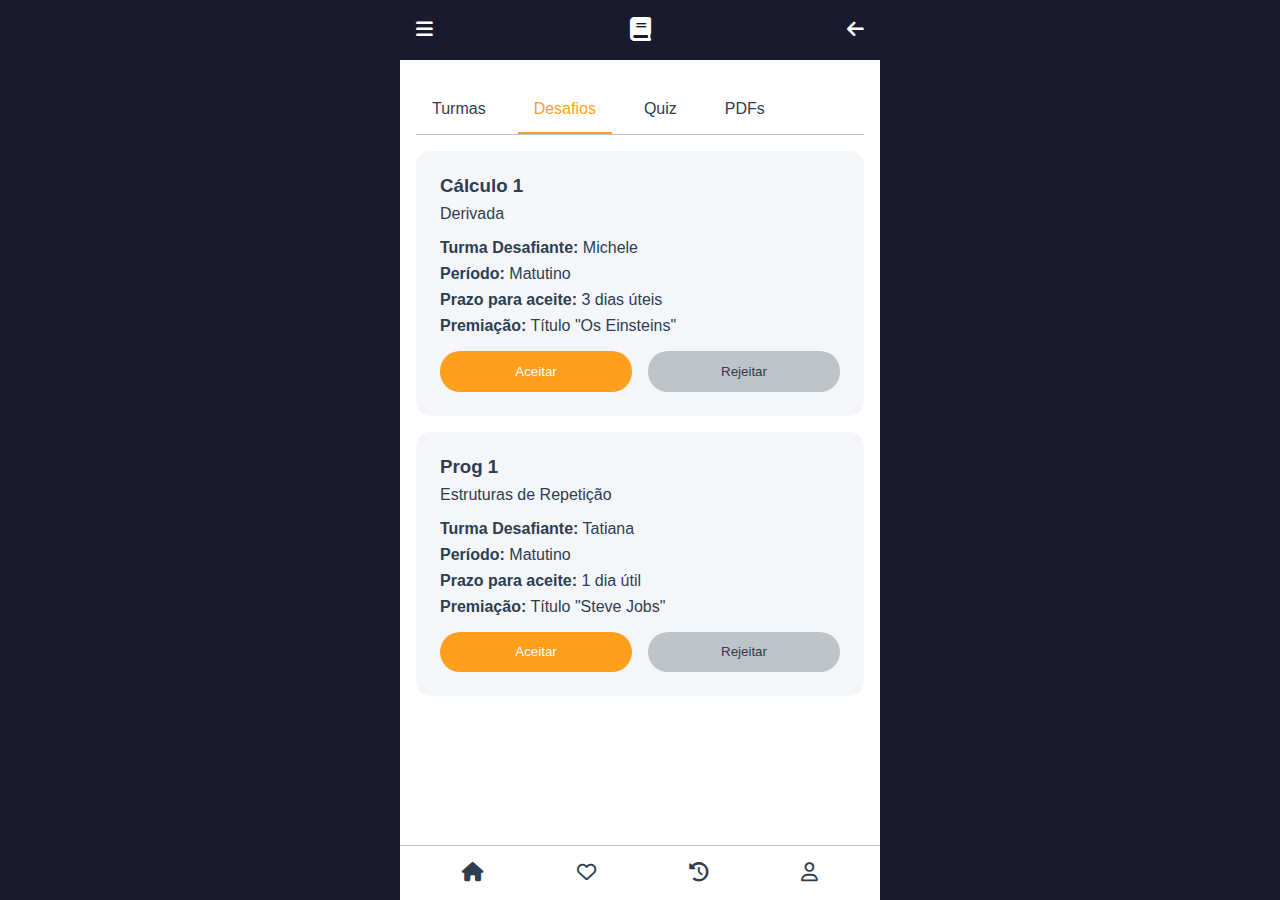
<file: challenges.html>
<!DOCTYPE html>
<html lang="en">
<head>
    <meta charset="UTF-8">
    <meta name="viewport" content="width=device-width, initial-scale=1.0">
    <title>StudyHub - Desafios</title>
    <link rel="stylesheet" href="style.css">
    <link rel="stylesheet" href="https://cdnjs.cloudflare.com/ajax/libs/font-awesome/6.0.0/css/all.min.css">
</head>
<body>
    <div class="app challenges-page">
        <header class="top-bar">
            <button class="menu-btn"><i class="fas fa-bars"></i></button>
            <div class="logo"><i class="fas fa-book"></i></div>
            <button class="back-btn" onclick="window.location.href='home.html'"><i class="fas fa-arrow-left"></i></button>
        </header>

        <div class="content">
            <nav class="nav-tabs">
                <a href="home.html">Turmas</a>
                <a href="challenges.html" class="active">Desafios</a>
                <a href="quiz-rank.html">Quiz</a>
                <a href="pdfs.html">PDFs</a>
            </nav>

            <div class="challenges-list">
                <div class="challenge-card">
                    <h3>Cálculo 1</h3>
                    <p class="subtitle">Derivada</p>
                    <div class="challenge-details">
                        <p><strong>Turma Desafiante:</strong> Michele</p>
                        <p><strong>Período:</strong> Matutino</p>
                        <p><strong>Prazo para aceite:</strong> 3 dias úteis</p>
                        <p><strong>Premiação:</strong> Título "Os Einsteins"</p>
                    </div>
                    <div class="challenge-actions">
                        <button class="accept-btn">Aceitar</button>
                        <button class="reject-btn">Rejeitar</button>
                    </div>
                </div>

                <div class="challenge-card">
                    <h3>Prog 1</h3>
                    <p class="subtitle">Estruturas de Repetição</p>
                    <div class="challenge-details">
                        <p><strong>Turma Desafiante:</strong> Tatiana</p>
                        <p><strong>Período:</strong> Matutino</p>
                        <p><strong>Prazo para aceite:</strong> 1 dia útil</p>
                        <p><strong>Premiação:</strong> Título "Steve Jobs"</p>
                    </div>
                    <div class="challenge-actions">
                        <button class="accept-btn">Aceitar</button>
                        <button class="reject-btn">Rejeitar</button>
                    </div>
                </div>
            </div>
        </div>

        <nav class="bottom-nav">
            <a href="home.html"><i class="fas fa-home"></i></a>
            <a href="favorites.html"><i class="far fa-heart"></i></a>
            <a href="history.html"><i class="fas fa-history"></i></a>
            <a href="profile.html"><i class="far fa-user"></i></a>
        </nav>
    </div>
</body>
</html>
</file>
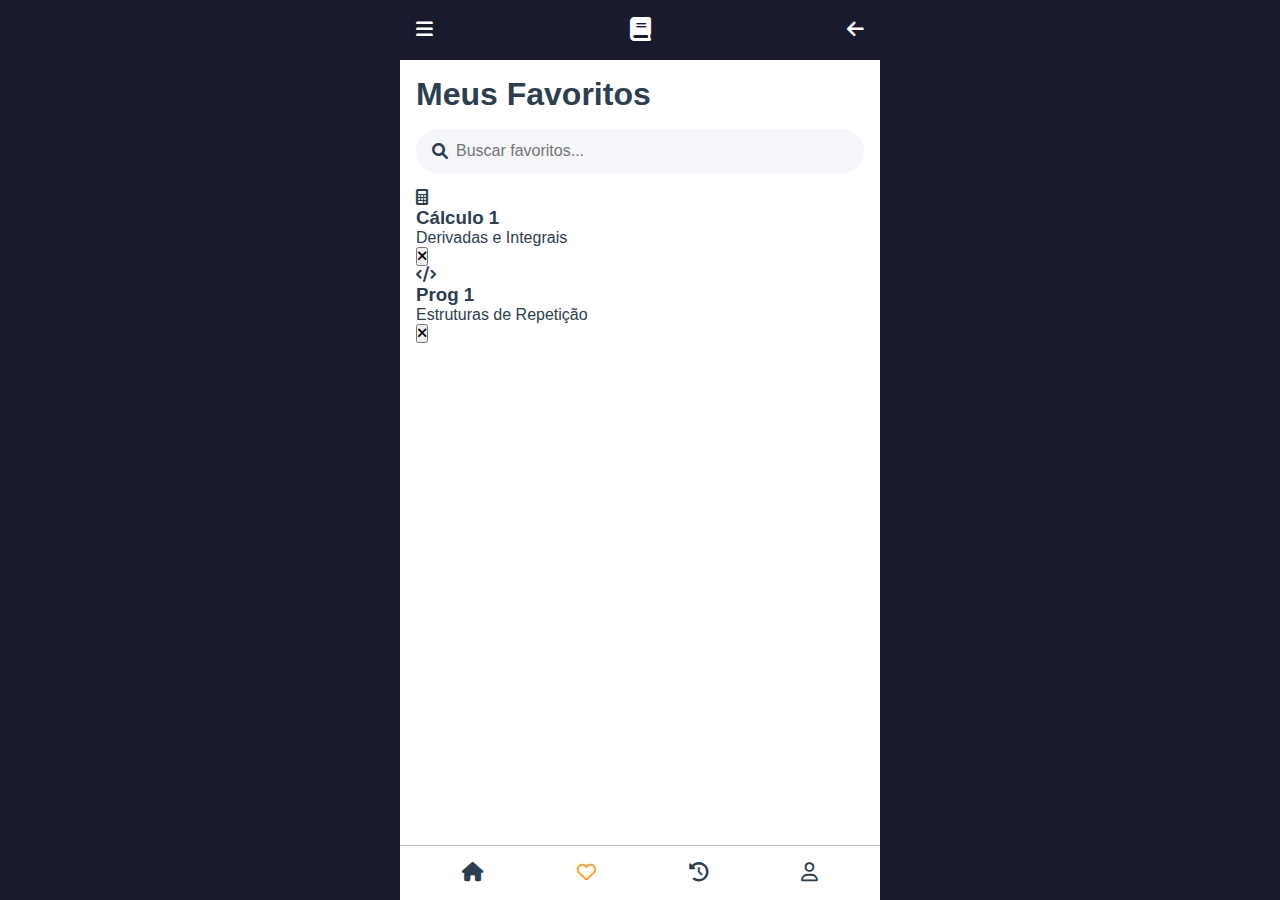
<file: favorites.html>
<!DOCTYPE html>
<html lang="en">
<head>
    <meta charset="UTF-8">
    <meta name="viewport" content="width=device-width, initial-scale=1.0">
    <title>StudyHub - Favoritos</title>
    <link rel="stylesheet" href="style.css">
    <link rel="stylesheet" href="https://cdnjs.cloudflare.com/ajax/libs/font-awesome/6.0.0/css/all.min.css">
</head>
<body>
    <div class="app favorites-page">
        <header class="top-bar">
            <button class="menu-btn"><i class="fas fa-bars"></i></button>
            <div class="logo"><i class="fas fa-book"></i></div>
            <button class="back-btn" onclick="window.location.href='home.html'"><i class="fas fa-arrow-left"></i></button>
        </header>

        <div class="content">
            <h1>Meus Favoritos</h1>
            
            <div class="search-bar">
                <i class="fas fa-search"></i>
                <input type="text" placeholder="Buscar favoritos...">
            </div>

            <div class="favorites-list">
                <div class="favorite-item">
                    <div class="favorite-icon">
                        <i class="fas fa-calculator"></i>
                    </div>
                    <div class="favorite-info">
                        <h3>Cálculo 1</h3>
                        <p>Derivadas e Integrais</p>
                    </div>
                    <button class="remove-favorite"><i class="fas fa-times"></i></button>
                </div>

                <div class="favorite-item">
                    <div class="favorite-icon">
                        <i class="fas fa-code"></i>
                    </div>
                    <div class="favorite-info">
                        <h3>Prog 1</h3>
                        <p>Estruturas de Repetição</p>
                    </div>
                    <button class="remove-favorite"><i class="fas fa-times"></i></button>
                </div>
            </div>
        </div>

        <nav class="bottom-nav">
            <a href="home.html"><i class="fas fa-home"></i></a>
            <a href="favorites.html" class="active"><i class="far fa-heart"></i></a>
            <a href="history.html"><i class="fas fa-history"></i></a>
            <a href="profile.html"><i class="far fa-user"></i></a>
        </nav>
    </div>
</body>
</html>
</file>
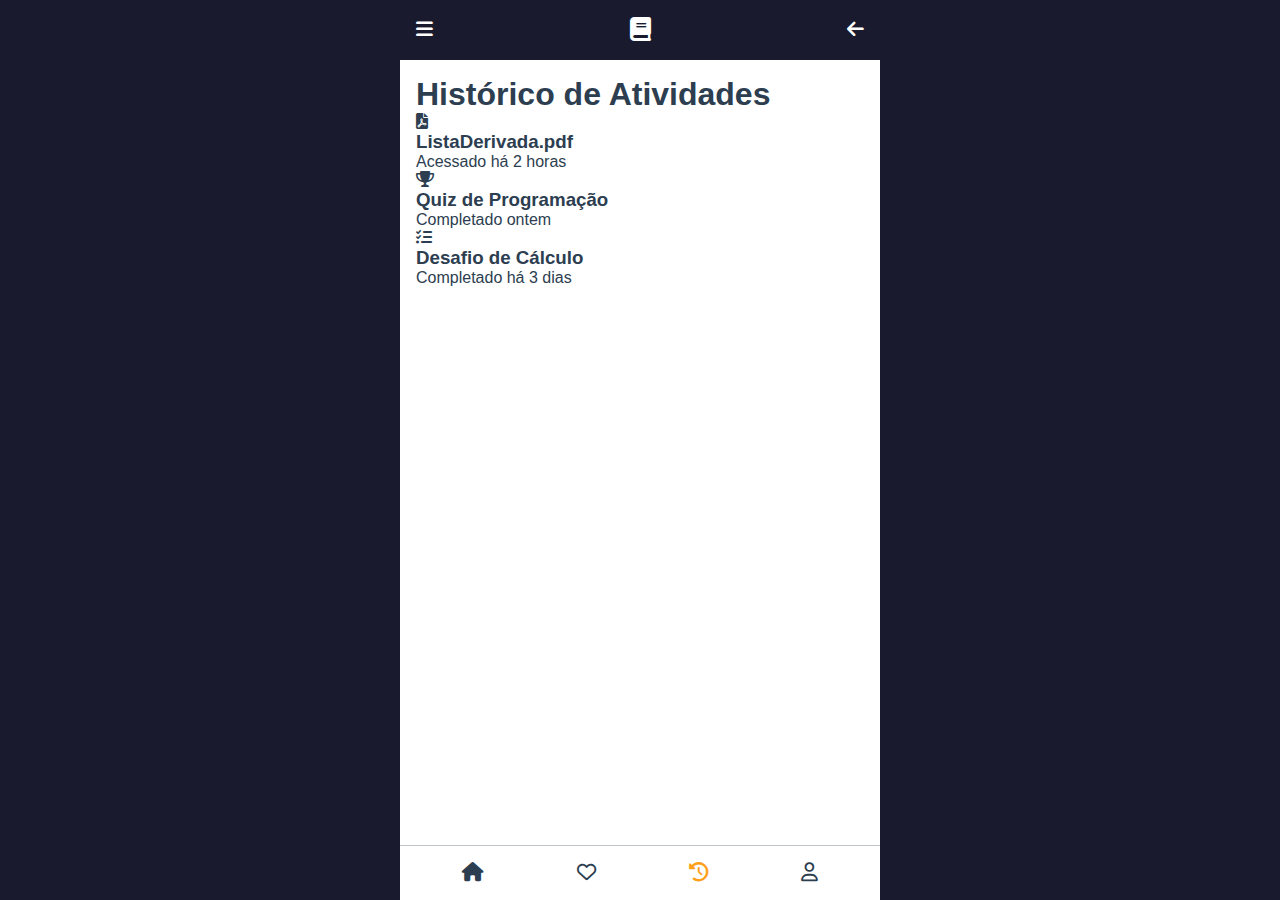
<file: history.html>
<!DOCTYPE html>
<html lang="en">
<head>
    <meta charset="UTF-8">
    <meta name="viewport" content="width=device-width, initial-scale=1.0">
    <title>StudyHub - Histórico</title>
    <link rel="stylesheet" href="style.css">
    <link rel="stylesheet" href="https://cdnjs.cloudflare.com/ajax/libs/font-awesome/6.0.0/css/all.min.css">
</head>
<body>
    <div class="app history-page">
        <header class="top-bar">
            <button class="menu-btn"><i class="fas fa-bars"></i></button>
            <div class="logo"><i class="fas fa-book"></i></div>
            <button class="back-btn" onclick="window.location.href='home.html'"><i class="fas fa-arrow-left"></i></button>
        </header>

        <div class="content">
            <h1>Histórico de Atividades</h1>

            <div class="history-list">
                <div class="history-item">
                    <div class="history-icon">
                        <i class="fas fa-file-pdf"></i>
                    </div>
                    <div class="history-info">
                        <h3>ListaDerivada.pdf</h3>
                        <p>Acessado há 2 horas</p>
                    </div>
                </div>

                <div class="history-item">
                    <div class="history-icon">
                        <i class="fas fa-trophy"></i>
                    </div>
                    <div class="history-info">
                        <h3>Quiz de Programação</h3>
                        <p>Completado ontem</p>
                    </div>
                </div>

                <div class="history-item">
                    <div class="history-icon">
                        <i class="fas fa-tasks"></i>
                    </div>
                    <div class="history-info">
                        <h3>Desafio de Cálculo</h3>
                        <p>Completado há 3 dias</p>
                    </div>
                </div>
            </div>
        </div>

        <nav class="bottom-nav">
            <a href="home.html"><i class="fas fa-home"></i></a>
            <a href="favorites.html"><i class="far fa-heart"></i></a>
            <a href="history.html" class="active"><i class="fas fa-history"></i></a>
            <a href="profile.html"><i class="far fa-user"></i></a>
        </nav>
    </div>
</body>
</html>
</file>
<file: style.css>
:root {
    --primary-color: #8e44ad;
    --secondary-color: #9b59b6;
    --background-color: #1a1a2e;
    --text-color: #2c3e50;
    --gray-light: #bdc3c7;
    --white: #ffffff;
    --orange: #ff9f1c;
    --red: #e74c3c;
    --purple: #9c27b0;
}

* {
    margin: 0;
    padding: 0;
    box-sizing: border-box;
}

body {
    font-family: 'Segoe UI', Tahoma, Geneva, Verdana, sans-serif;
    background-color: var(--background-color);
    color: var(--text-color);
    min-height: 100vh;
}

.app {
    max-width: 480px;
    margin: 0 auto;
    min-height: 100vh;
    background-color: var(--white);
    position: relative;
    display: flex;
    flex-direction: column;
}

/* Top Bar Styles */
.top-bar {
    background-color: var(--background-color);
    padding: 1rem;
    display: flex;
    justify-content: space-between;
    align-items: center;
    color: var(--white);
}

.menu-btn, .back-btn {
    background: none;
    border: none;
    color: var(--white);
    font-size: 1.2rem;
    cursor: pointer;
}

.logo {
    font-size: 1.5rem;
}

/* Content Styles */
.content {
    flex: 1;
    padding: 1rem;
}

.welcome-text {
    font-size: 1.5rem;
    margin: 1rem 0;
    color: var(--text-color);
}

.search-bar {
    background: #f5f6fa;
    padding: 0.8rem 1rem;
    border-radius: 25px;
    display: flex;
    align-items: center;
    margin: 1rem 0;
}

.search-bar input {
    border: none;
    background: none;
    flex: 1;
    margin-left: 0.5rem;
    font-size: 1rem;
}

.search-bar input:focus {
    outline: none;
}

/* Navigation Tabs */
.nav-tabs {
    display: flex;
    gap: 1rem;
    margin: 1rem 0;
    border-bottom: 1px solid var(--gray-light);
    padding-bottom: 0.5rem;
}

.nav-tabs a {
    text-decoration: none;
    color: var(--text-color);
    padding: 0.5rem 1rem;
    position: relative;
}

.nav-tabs a.active {
    color: var(--orange);
}

.nav-tabs a.active::after {
    content: '';
    position: absolute;
    bottom: -0.5rem;
    left: 0;
    width: 100%;
    height: 2px;
    background-color: var(--orange);
}

/* Courses Grid */
.courses-grid {
    display: grid;
    grid-template-columns: repeat(2, 1fr);
    gap: 1rem;
    margin-top: 2rem;
}

.course-card {
    background: #f5f6fa;
    border-radius: 15px;
    padding: 1.5rem;
    text-align: center;
}

.course-icon {
    width: 80px;
    height: 80px;
    margin: 0 auto 1rem;
}

.course-icon img {
    width: 100%;
    height: 100%;
    object-fit: contain;
}

.enter-btn {
    background-color: var(--red);
    color: var(--white);
    border: none;
    padding: 0.5rem 2rem;
    border-radius: 20px;
    margin-top: 1rem;
    cursor: pointer;
}

/* Challenges List */
.challenges-list {
    margin-top: 1rem;
}

.challenge-card {
    background: #f5f6fa;
    border-radius: 15px;
    padding: 1.5rem;
    margin-bottom: 1rem;
}

.challenge-card h3 {
    color: var(--text-color);
    margin-bottom: 0.5rem;
}

.subtitle {
    color: var(--text-color);
    font-weight: 500;
    margin-bottom: 1rem;
}

.challenge-details {
    margin: 1rem 0;
}

.challenge-details p {
    margin: 0.5rem 0;
    color: var(--text-color);
}

.challenge-actions {
    display: flex;
    gap: 1rem;
    margin-top: 1rem;
}

.accept-btn, .reject-btn {
    flex: 1;
    padding: 0.8rem;
    border: none;
    border-radius: 20px;
    cursor: pointer;
    font-weight: 500;
}

.accept-btn {
    background-color: var(--orange);
    color: var(--white);
}

.reject-btn {
    background-color: var(--gray-light);
    color: var(--text-color);
}

/* Bottom Navigation */
.bottom-nav {
    display: flex;
    justify-content: space-around;
    padding: 1rem;
    background-color: var(--white);
    border-top: 1px solid var(--gray-light);
}

.bottom-nav a {
    color: var(--text-color);
    text-decoration: none;
    font-size: 1.2rem;
}

.bottom-nav a.active {
    color: var(--orange);
}

/* Login Page Styles (Existing) */
.app.login-page {
    background-color: var(--background-color);
}

.login-container {
    flex: 1;
    display: flex;
    flex-direction: column;
}

.login-header {
    flex: 1;
    display: flex;
    flex-direction: column;
    align-items: center;
    justify-content: center;
    padding: 2rem;
    color: var(--white);
    position: relative;
}

.clock-icon {
    font-size: 3rem;
    margin-bottom: 1rem;
    color: var(--white);
    background: rgba(255, 255, 255, 0.1);
    width: 80px;
    height: 80px;
    border-radius: 50%;
    display: flex;
    align-items: center;
    justify-content: center;
}

.login-header h1 {
    font-size: 2rem;
    margin-bottom: 2rem;
}

.student-illustration {
    width: 200px;
    height: 200px;
    margin-top: 2rem;
}

.student-illustration img {
    width: 100%;
    height: 100%;
    object-fit: contain;
    opacity: 0.8;
}

.login-form {
    background: var(--white);
    border-radius: 30px 30px 0 0;
    padding: 2rem;
}

.form-header {
    text-align: center;
    margin-bottom: 2rem;
}

.tab-buttons {
    display: flex;
    justify-content: center;
    gap: 1rem;
    margin-bottom: 1.5rem;
}

.tab-buttons button {
    background: none;
    border: none;
    padding: 0.5rem 1.5rem;
    font-size: 1rem;
    color: var(--gray-light);
    cursor: pointer;
}

.tab-buttons button.active {
    color: var(--text-color);
    font-weight: bold;
}

.form-header h2 {
    color: var(--text-color);
    font-size: 1.2rem;
    margin-bottom: 1rem;
}

.form-group {
    margin-bottom: 1.5rem;
}

.form-group input {
    width: 100%;
    padding: 1rem;
    border: 1px solid var(--gray-light);
    border-radius: 8px;
    font-size: 1rem;
    transition: border-color 0.3s;
}

.form-group input:focus {
    outline: none;
    border-color: var(--primary-color);
}

.login-btn {
    width: 100%;
    padding: 1rem;
    background-color: var(--orange);
    color: var(--white);
    border: none;
    border-radius: 25px;
    font-size: 1rem;
    font-weight: bold;
    cursor: pointer;
    transition: background-color 0.3s;
    margin-bottom: 1rem;
}

.login-btn:hover {
    background-color: #e67e00;
}

.form-footer {
    text-align: center;
}

.forgot-password {
    color: var(--primary-color);
    text-decoration: none;
    font-size: 0.9rem;
}

.forgot-password:hover {
    text-decoration: underline;
}

/* Quiz Rank Page Styles */
.time-tabs {
    display: flex;
    gap: 1rem;
    margin: 1rem 0;
    position: relative;
    background: var(--purple);
    padding: 1rem;
    border-radius: 15px;
}

.time-tabs button {
    background: none;
    border: none;
    color: var(--white);
    padding: 0.5rem 1.5rem;
    cursor: pointer;
    font-size: 1rem;
    opacity: 0.7;
}

.time-tabs button.active {
    opacity: 1;
    font-weight: bold;
}

.rank-count {
    position: absolute;
    right: 1rem;
    top: 50%;
    transform: translateY(-50%);
    background: rgba(255, 255, 255, 0.2);
    padding: 0.3rem 0.8rem;
    border-radius: 15px;
    color: var(--white);
}

.podium {
    display: flex;
    justify-content: center;
    align-items: flex-end;
    margin: 2rem 0;
    padding: 0 1rem;
    height: 200px;
}

.podium-item {
    display: flex;
    flex-direction: column;
    align-items: center;
    margin: 0 0.5rem;
}

.podium-item .avatar {
    width: 60px;
    height: 60px;
    border-radius: 50%;
    overflow: hidden;
    margin-bottom: 0.5rem;
}

.podium-item .avatar img {
    width: 100%;
    height: 100%;
    object-fit: cover;
}

.podium-item .position {
    background: var(--purple);
    color: var(--white);
    width: 30px;
    height: 30px;
    border-radius: 50%;
    display: flex;
    align-items: center;
    justify-content: center;
    margin-bottom: 0.5rem;
}

.podium-item .points {
    color: var(--text-color);
    font-size: 0.9rem;
}

.podium-item.first {
    transform: scale(1.2);
}

.podium-item.first .avatar {
    width: 70px;
    height: 70px;
}

.rank-list {
    margin-top: 2rem;
}

.rank-item {
    display: flex;
    align-items: center;
    padding: 1rem;
    border-bottom: 1px solid var(--gray-light);
}

.rank-position {
    width: 40px;
    color: var(--text-color);
    font-weight: bold;
}

.rank-avatar {
    width: 40px;
    height: 40px;
    border-radius: 50%;
    overflow: hidden;
    margin-right: 1rem;
}

.rank-avatar img {
    width: 100%;
    height: 100%;
    object-fit: cover;
}

.rank-name {
    flex: 1;
    color: var(--text-color);
}

.rank-points {
    color: var(--text-color);
    font-weight: bold;
}

/* PDFs Page Styles */
.pdf-list {
    margin-top: 1rem;
}

.pdf-item {
    display: flex;
    align-items: center;
    padding: 1rem;
    background: #f5f6fa;
    border-radius: 10px;
    margin-bottom: 0.5rem;
}

.pdf-item i.fa-file-pdf {
    color: var(--red);
    font-size: 1.5rem;
    margin-right: 1rem;
}

.pdf-name {
    flex: 1;
    color: var(--text-color);
}

.download-btn {
    background: none;
    border: none;
    color: var(--text-color);
    font-size: 1.2rem;
    cursor: pointer;
    padding: 0.5rem;
}

.download-btn:hover {
    color: var(--primary-color);
}
</file>
